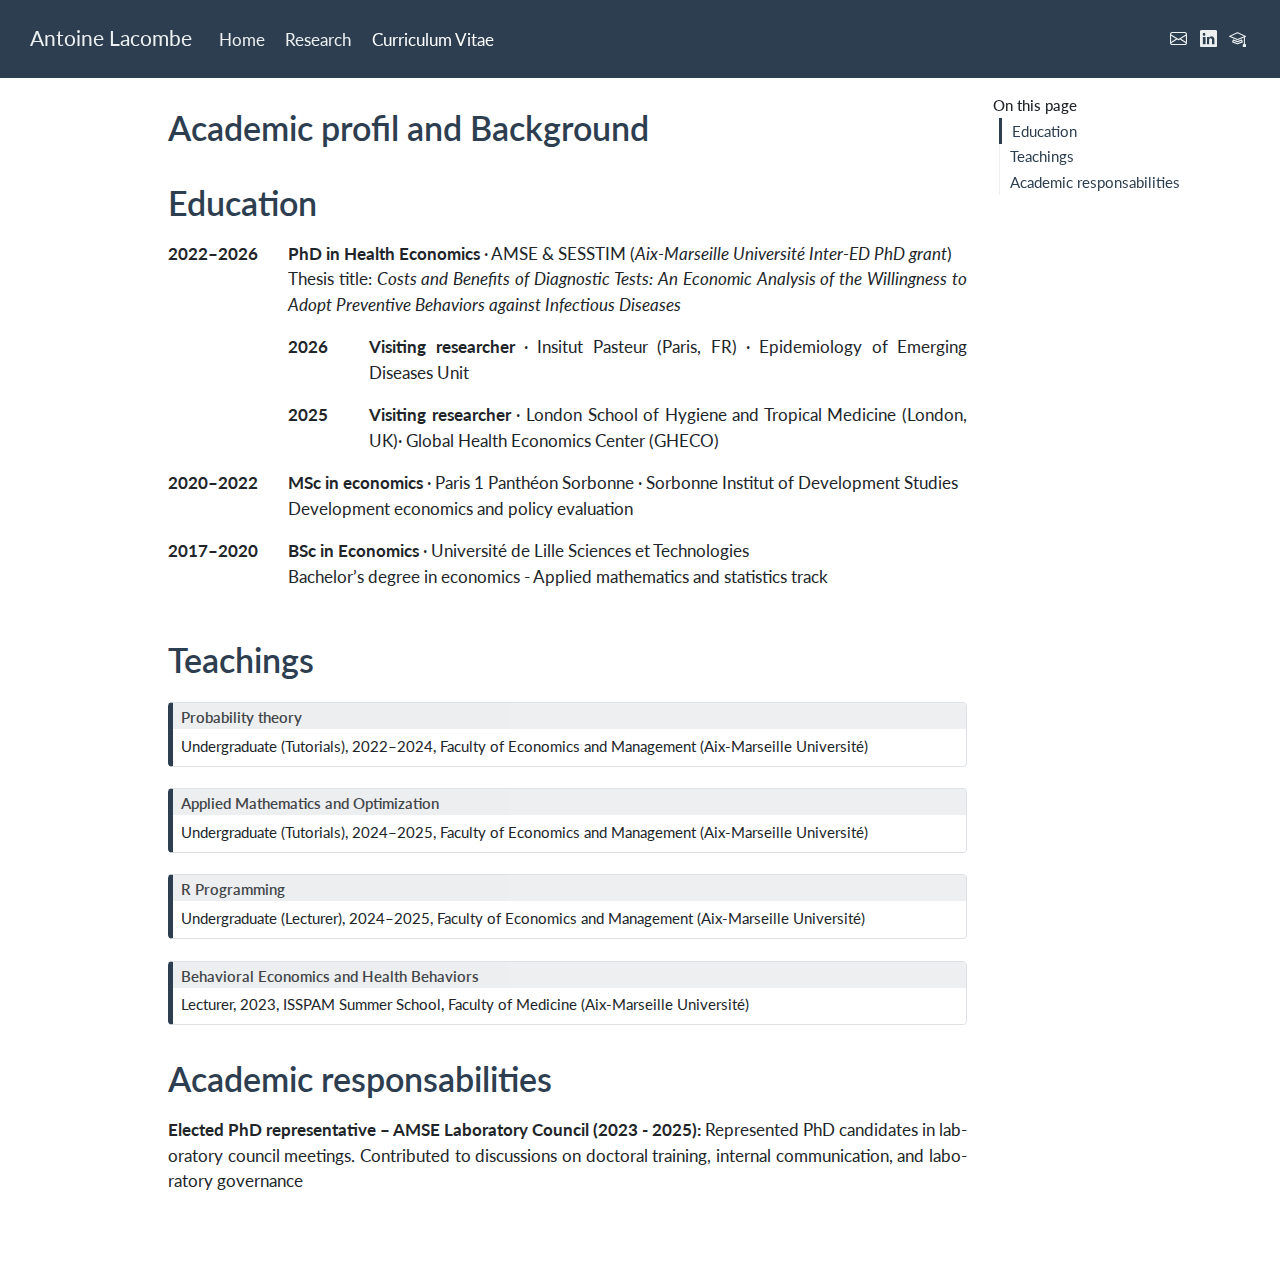
<file: teach.html>
<!DOCTYPE html>
<html xmlns="http://www.w3.org/1999/xhtml" lang="en" xml:lang="en"><head>

<meta charset="utf-8">
<meta name="generator" content="quarto-1.8.26">

<meta name="viewport" content="width=device-width, initial-scale=1.0, user-scalable=yes">


<title>Academic profil and Background – Antoine Lacombe</title>
<style>
code{white-space: pre-wrap;}
span.smallcaps{font-variant: small-caps;}
div.columns{display: flex; gap: min(4vw, 1.5em);}
div.column{flex: auto; overflow-x: auto;}
div.hanging-indent{margin-left: 1.5em; text-indent: -1.5em;}
ul.task-list{list-style: none;}
ul.task-list li input[type="checkbox"] {
  width: 0.8em;
  margin: 0 0.8em 0.2em -1em; /* quarto-specific, see https://github.com/quarto-dev/quarto-cli/issues/4556 */ 
  vertical-align: middle;
}
</style>


<script src="site_libs/quarto-nav/quarto-nav.js"></script>
<script src="site_libs/quarto-nav/headroom.min.js"></script>
<script src="site_libs/clipboard/clipboard.min.js"></script>
<script src="site_libs/quarto-html/quarto.js" type="module"></script>
<script src="site_libs/quarto-html/tabsets/tabsets.js" type="module"></script>
<script src="site_libs/quarto-html/axe/axe-check.js" type="module"></script>
<script src="site_libs/quarto-html/popper.min.js"></script>
<script src="site_libs/quarto-html/tippy.umd.min.js"></script>
<script src="site_libs/quarto-html/anchor.min.js"></script>
<link href="site_libs/quarto-html/tippy.css" rel="stylesheet">
<link href="site_libs/quarto-html/quarto-syntax-highlighting-587c61ba64f3a5504c4d52d930310e48.css" rel="stylesheet" id="quarto-text-highlighting-styles">
<script src="site_libs/bootstrap/bootstrap.min.js"></script>
<link href="site_libs/bootstrap/bootstrap-icons.css" rel="stylesheet">
<link href="site_libs/bootstrap/bootstrap-15eb782c1ac4630488d950c89690c71d.min.css" rel="stylesheet" append-hash="true" id="quarto-bootstrap" data-mode="light">
<script id="quarto-search-options" type="application/json">{
  "language": {
    "search-no-results-text": "No results",
    "search-matching-documents-text": "matching documents",
    "search-copy-link-title": "Copy link to search",
    "search-hide-matches-text": "Hide additional matches",
    "search-more-match-text": "more match in this document",
    "search-more-matches-text": "more matches in this document",
    "search-clear-button-title": "Clear",
    "search-text-placeholder": "",
    "search-detached-cancel-button-title": "Cancel",
    "search-submit-button-title": "Submit",
    "search-label": "Search"
  }
}</script>
<link rel="stylesheet" href="https://cdn.jsdelivr.net/npm/bootstrap-icons@1.11.3/font/bootstrap-icons.min.css">


<link rel="stylesheet" href="styles.css">
<link rel="canonical" href="https://antoinelacombe.github.io/teach.html">
</head>

<body class="nav-fixed quarto-light">

<div id="quarto-search-results"></div>
  <header id="quarto-header" class="headroom fixed-top">
    <nav class="navbar navbar-expand-lg " data-bs-theme="dark">
      <div class="navbar-container container-fluid">
      <div class="navbar-brand-container mx-auto">
    <a class="navbar-brand" href="./index.html">
    <span class="navbar-title">Antoine Lacombe</span>
    </a>
  </div>
          <button class="navbar-toggler" type="button" data-bs-toggle="collapse" data-bs-target="#navbarCollapse" aria-controls="navbarCollapse" role="menu" aria-expanded="false" aria-label="Toggle navigation" onclick="if (window.quartoToggleHeadroom) { window.quartoToggleHeadroom(); }">
  <span class="navbar-toggler-icon"></span>
</button>
          <div class="collapse navbar-collapse" id="navbarCollapse">
            <ul class="navbar-nav navbar-nav-scroll me-auto">
  <li class="nav-item">
    <a class="nav-link" href="./index.html"> 
<span class="menu-text">Home</span></a>
  </li>  
  <li class="nav-item">
    <a class="nav-link" href="./pub.html"> 
<span class="menu-text">Research</span></a>
  </li>  
  <li class="nav-item">
    <a class="nav-link active" href="./teach.html" aria-current="page"> 
<span class="menu-text">Curriculum Vitae</span></a>
  </li>  
</ul>
          </div> <!-- /navcollapse -->
            <div class="quarto-navbar-tools tools-wide">
    <a href="mailto:antoine.lacombe@univ-amu.fr" title="" class="quarto-navigation-tool px-1" aria-label="Contact"><i class="bi bi-envelope"></i></a>
    <a href="https://www.linkedin.com/in/antoinelacombe11235813/" title="" class="quarto-navigation-tool px-1" aria-label="LinkedIn"><i class="bi bi-linkedin"></i></a>
    <a href="https://scholar.google.fr/citations?user=2Aq9dasAAAAJ&amp;hl=en" title="" class="quarto-navigation-tool px-1" aria-label="Google Scholar"><i class="bi bi-mortarboard"></i></a>
</div>
      </div> <!-- /container-fluid -->
    </nav>
</header>
<!-- content -->
<div id="quarto-content" class="quarto-container page-columns page-rows-contents page-layout-article page-navbar">
<!-- sidebar -->
<!-- margin-sidebar -->
    <div id="quarto-margin-sidebar" class="sidebar margin-sidebar">
        <nav id="TOC" role="doc-toc" class="toc-active">
    <h2 id="toc-title">On this page</h2>
   
  <ul>
  <li><a href="#education" id="toc-education" class="nav-link active" data-scroll-target="#education">Education</a></li>
  <li><a href="#teachings" id="toc-teachings" class="nav-link" data-scroll-target="#teachings">Teachings</a></li>
  <li><a href="#academic-responsabilities" id="toc-academic-responsabilities" class="nav-link" data-scroll-target="#academic-responsabilities">Academic responsabilities</a></li>
  </ul>
</nav>
    </div>
<!-- main -->
<main class="content" id="quarto-document-content">

<header id="title-block-header" class="quarto-title-block default">
<div class="quarto-title">
<h1 class="title">Academic profil and Background</h1>
</div>



<div class="quarto-title-meta">

    
  
    
  </div>
  


</header>


<section id="education" class="level1">
<h1>Education</h1>
<div class="columns">
<div class="column" style="width:15%;">
<p><strong>2022–2026</strong></p>
</div><div class="column" style="width:85%;">
<p><strong>PhD in Health Economics</strong> · AMSE &amp; SESSTIM (<em>Aix-Marseille Université Inter-ED PhD grant</em>) <br> Thesis title: <em>Costs and Benefits of Diagnostic Tests: An Economic Analysis of the Willingness to Adopt Preventive Behaviors against Infectious Diseases</em></p>
<div class="columns">
<div class="column" style="width:12%;">
<p><strong>2026</strong></p>
</div><div class="column" style="width:88%;">
<p><strong>Visiting researcher</strong> · Insitut Pasteur (Paris, FR) · Epidemiology of Emerging Diseases Unit</p>
</div>
</div>
<div class="columns">
<div class="column" style="width:12%;">
<p><strong>2025</strong></p>
</div><div class="column" style="width:88%;">
<p><strong>Visiting researcher</strong> · London School of Hygiene and Tropical Medicine (London, UK)· Global Health Economics Center (GHECO)</p>
</div>
</div>
</div>
</div>
<div class="columns">
<div class="column" style="width:15%;">
<p><strong>2020–2022</strong></p>
</div><div class="column" style="width:85%;">
<p><strong>MSc in economics</strong> · Paris 1 Panthéon Sorbonne · Sorbonne Institut of Development Studies <br> Development economics and policy evaluation</p>
</div>
</div>
<div class="columns">
<div class="column" style="width:15%;">
<p><strong>2017–2020</strong></p>
</div><div class="column" style="width:85%;">
<p><strong>BSc in Economics</strong> · Université de Lille Sciences et Technologies <br> Bachelor’s degree in economics - Applied mathematics and statistics track</p>
</div>
</div>
</section>
<section id="teachings" class="level1">
<h1>Teachings</h1>
<div class="callout callout-style-default callout-note no-icon callout-titled" title="Probability theory">
<div class="callout-header d-flex align-content-center">
<div class="callout-icon-container">
<i class="callout-icon no-icon"></i>
</div>
<div class="callout-title-container flex-fill">
<span class="screen-reader-only">Note</span>Probability theory
</div>
</div>
<div class="callout-body-container callout-body">
<p>Undergraduate (Tutorials), 2022–2024, Faculty of Economics and Management (Aix-Marseille Université)</p>
</div>
</div>
<div class="callout callout-style-default callout-note no-icon callout-titled" title="Applied Mathematics and Optimization">
<div class="callout-header d-flex align-content-center">
<div class="callout-icon-container">
<i class="callout-icon no-icon"></i>
</div>
<div class="callout-title-container flex-fill">
<span class="screen-reader-only">Note</span>Applied Mathematics and Optimization
</div>
</div>
<div class="callout-body-container callout-body">
<p>Undergraduate (Tutorials), 2024–2025, Faculty of Economics and Management (Aix-Marseille Université)</p>
</div>
</div>
<div class="callout callout-style-default callout-note no-icon callout-titled" title="R Programming">
<div class="callout-header d-flex align-content-center">
<div class="callout-icon-container">
<i class="callout-icon no-icon"></i>
</div>
<div class="callout-title-container flex-fill">
<span class="screen-reader-only">Note</span>R Programming
</div>
</div>
<div class="callout-body-container callout-body">
<p>Undergraduate (Lecturer), 2024–2025, Faculty of Economics and Management (Aix-Marseille Université)</p>
</div>
</div>
<div class="callout callout-style-default callout-note no-icon callout-titled" title="Behavioral Economics and Health Behaviors">
<div class="callout-header d-flex align-content-center">
<div class="callout-icon-container">
<i class="callout-icon no-icon"></i>
</div>
<div class="callout-title-container flex-fill">
<span class="screen-reader-only">Note</span>Behavioral Economics and Health Behaviors
</div>
</div>
<div class="callout-body-container callout-body">
<p>Lecturer, 2023, ISSPAM Summer School, Faculty of Medicine (Aix-Marseille Université)</p>
</div>
</div>
</section>
<section id="academic-responsabilities" class="level1">
<h1>Academic responsabilities</h1>
<p><strong>Elected PhD representative – AMSE Laboratory Council (2023 - 2025):</strong> Represented PhD candidates in laboratory council meetings. Contributed to discussions on doctoral training, internal communication, and laboratory governance</p>


</section>

</main> <!-- /main -->
<script id="quarto-html-after-body" type="application/javascript">
  window.document.addEventListener("DOMContentLoaded", function (event) {
    const icon = "";
    const anchorJS = new window.AnchorJS();
    anchorJS.options = {
      placement: 'right',
      icon: icon
    };
    anchorJS.add('.anchored');
    const isCodeAnnotation = (el) => {
      for (const clz of el.classList) {
        if (clz.startsWith('code-annotation-')) {                     
          return true;
        }
      }
      return false;
    }
    const onCopySuccess = function(e) {
      // button target
      const button = e.trigger;
      // don't keep focus
      button.blur();
      // flash "checked"
      button.classList.add('code-copy-button-checked');
      var currentTitle = button.getAttribute("title");
      button.setAttribute("title", "Copied!");
      let tooltip;
      if (window.bootstrap) {
        button.setAttribute("data-bs-toggle", "tooltip");
        button.setAttribute("data-bs-placement", "left");
        button.setAttribute("data-bs-title", "Copied!");
        tooltip = new bootstrap.Tooltip(button, 
          { trigger: "manual", 
            customClass: "code-copy-button-tooltip",
            offset: [0, -8]});
        tooltip.show();    
      }
      setTimeout(function() {
        if (tooltip) {
          tooltip.hide();
          button.removeAttribute("data-bs-title");
          button.removeAttribute("data-bs-toggle");
          button.removeAttribute("data-bs-placement");
        }
        button.setAttribute("title", currentTitle);
        button.classList.remove('code-copy-button-checked');
      }, 1000);
      // clear code selection
      e.clearSelection();
    }
    const getTextToCopy = function(trigger) {
      const outerScaffold = trigger.parentElement.cloneNode(true);
      const codeEl = outerScaffold.querySelector('code');
      for (const childEl of codeEl.children) {
        if (isCodeAnnotation(childEl)) {
          childEl.remove();
        }
      }
      return codeEl.innerText;
    }
    const clipboard = new window.ClipboardJS('.code-copy-button:not([data-in-quarto-modal])', {
      text: getTextToCopy
    });
    clipboard.on('success', onCopySuccess);
    if (window.document.getElementById('quarto-embedded-source-code-modal')) {
      const clipboardModal = new window.ClipboardJS('.code-copy-button[data-in-quarto-modal]', {
        text: getTextToCopy,
        container: window.document.getElementById('quarto-embedded-source-code-modal')
      });
      clipboardModal.on('success', onCopySuccess);
    }
      var localhostRegex = new RegExp(/^(?:http|https):\/\/localhost\:?[0-9]*\//);
      var mailtoRegex = new RegExp(/^mailto:/);
        var filterRegex = new RegExp("https:\/\/antoinelacombe\.github\.io");
      var isInternal = (href) => {
          return filterRegex.test(href) || localhostRegex.test(href) || mailtoRegex.test(href);
      }
      // Inspect non-navigation links and adorn them if external
     var links = window.document.querySelectorAll('a[href]:not(.nav-link):not(.navbar-brand):not(.toc-action):not(.sidebar-link):not(.sidebar-item-toggle):not(.pagination-link):not(.no-external):not([aria-hidden]):not(.dropdown-item):not(.quarto-navigation-tool):not(.about-link)');
      for (var i=0; i<links.length; i++) {
        const link = links[i];
        if (!isInternal(link.href)) {
          // undo the damage that might have been done by quarto-nav.js in the case of
          // links that we want to consider external
          if (link.dataset.originalHref !== undefined) {
            link.href = link.dataset.originalHref;
          }
        }
      }
    function tippyHover(el, contentFn, onTriggerFn, onUntriggerFn) {
      const config = {
        allowHTML: true,
        maxWidth: 500,
        delay: 100,
        arrow: false,
        appendTo: function(el) {
            return el.parentElement;
        },
        interactive: true,
        interactiveBorder: 10,
        theme: 'quarto',
        placement: 'bottom-start',
      };
      if (contentFn) {
        config.content = contentFn;
      }
      if (onTriggerFn) {
        config.onTrigger = onTriggerFn;
      }
      if (onUntriggerFn) {
        config.onUntrigger = onUntriggerFn;
      }
      window.tippy(el, config); 
    }
    const noterefs = window.document.querySelectorAll('a[role="doc-noteref"]');
    for (var i=0; i<noterefs.length; i++) {
      const ref = noterefs[i];
      tippyHover(ref, function() {
        // use id or data attribute instead here
        let href = ref.getAttribute('data-footnote-href') || ref.getAttribute('href');
        try { href = new URL(href).hash; } catch {}
        const id = href.replace(/^#\/?/, "");
        const note = window.document.getElementById(id);
        if (note) {
          return note.innerHTML;
        } else {
          return "";
        }
      });
    }
    const xrefs = window.document.querySelectorAll('a.quarto-xref');
    const processXRef = (id, note) => {
      // Strip column container classes
      const stripColumnClz = (el) => {
        el.classList.remove("page-full", "page-columns");
        if (el.children) {
          for (const child of el.children) {
            stripColumnClz(child);
          }
        }
      }
      stripColumnClz(note)
      if (id === null || id.startsWith('sec-')) {
        // Special case sections, only their first couple elements
        const container = document.createElement("div");
        if (note.children && note.children.length > 2) {
          container.appendChild(note.children[0].cloneNode(true));
          for (let i = 1; i < note.children.length; i++) {
            const child = note.children[i];
            if (child.tagName === "P" && child.innerText === "") {
              continue;
            } else {
              container.appendChild(child.cloneNode(true));
              break;
            }
          }
          if (window.Quarto?.typesetMath) {
            window.Quarto.typesetMath(container);
          }
          return container.innerHTML
        } else {
          if (window.Quarto?.typesetMath) {
            window.Quarto.typesetMath(note);
          }
          return note.innerHTML;
        }
      } else {
        // Remove any anchor links if they are present
        const anchorLink = note.querySelector('a.anchorjs-link');
        if (anchorLink) {
          anchorLink.remove();
        }
        if (window.Quarto?.typesetMath) {
          window.Quarto.typesetMath(note);
        }
        if (note.classList.contains("callout")) {
          return note.outerHTML;
        } else {
          return note.innerHTML;
        }
      }
    }
    for (var i=0; i<xrefs.length; i++) {
      const xref = xrefs[i];
      tippyHover(xref, undefined, function(instance) {
        instance.disable();
        let url = xref.getAttribute('href');
        let hash = undefined; 
        if (url.startsWith('#')) {
          hash = url;
        } else {
          try { hash = new URL(url).hash; } catch {}
        }
        if (hash) {
          const id = hash.replace(/^#\/?/, "");
          const note = window.document.getElementById(id);
          if (note !== null) {
            try {
              const html = processXRef(id, note.cloneNode(true));
              instance.setContent(html);
            } finally {
              instance.enable();
              instance.show();
            }
          } else {
            // See if we can fetch this
            fetch(url.split('#')[0])
            .then(res => res.text())
            .then(html => {
              const parser = new DOMParser();
              const htmlDoc = parser.parseFromString(html, "text/html");
              const note = htmlDoc.getElementById(id);
              if (note !== null) {
                const html = processXRef(id, note);
                instance.setContent(html);
              } 
            }).finally(() => {
              instance.enable();
              instance.show();
            });
          }
        } else {
          // See if we can fetch a full url (with no hash to target)
          // This is a special case and we should probably do some content thinning / targeting
          fetch(url)
          .then(res => res.text())
          .then(html => {
            const parser = new DOMParser();
            const htmlDoc = parser.parseFromString(html, "text/html");
            const note = htmlDoc.querySelector('main.content');
            if (note !== null) {
              // This should only happen for chapter cross references
              // (since there is no id in the URL)
              // remove the first header
              if (note.children.length > 0 && note.children[0].tagName === "HEADER") {
                note.children[0].remove();
              }
              const html = processXRef(null, note);
              instance.setContent(html);
            } 
          }).finally(() => {
            instance.enable();
            instance.show();
          });
        }
      }, function(instance) {
      });
    }
        let selectedAnnoteEl;
        const selectorForAnnotation = ( cell, annotation) => {
          let cellAttr = 'data-code-cell="' + cell + '"';
          let lineAttr = 'data-code-annotation="' +  annotation + '"';
          const selector = 'span[' + cellAttr + '][' + lineAttr + ']';
          return selector;
        }
        const selectCodeLines = (annoteEl) => {
          const doc = window.document;
          const targetCell = annoteEl.getAttribute("data-target-cell");
          const targetAnnotation = annoteEl.getAttribute("data-target-annotation");
          const annoteSpan = window.document.querySelector(selectorForAnnotation(targetCell, targetAnnotation));
          const lines = annoteSpan.getAttribute("data-code-lines").split(",");
          const lineIds = lines.map((line) => {
            return targetCell + "-" + line;
          })
          let top = null;
          let height = null;
          let parent = null;
          if (lineIds.length > 0) {
              //compute the position of the single el (top and bottom and make a div)
              const el = window.document.getElementById(lineIds[0]);
              top = el.offsetTop;
              height = el.offsetHeight;
              parent = el.parentElement.parentElement;
            if (lineIds.length > 1) {
              const lastEl = window.document.getElementById(lineIds[lineIds.length - 1]);
              const bottom = lastEl.offsetTop + lastEl.offsetHeight;
              height = bottom - top;
            }
            if (top !== null && height !== null && parent !== null) {
              // cook up a div (if necessary) and position it 
              let div = window.document.getElementById("code-annotation-line-highlight");
              if (div === null) {
                div = window.document.createElement("div");
                div.setAttribute("id", "code-annotation-line-highlight");
                div.style.position = 'absolute';
                parent.appendChild(div);
              }
              div.style.top = top - 2 + "px";
              div.style.height = height + 4 + "px";
              div.style.left = 0;
              let gutterDiv = window.document.getElementById("code-annotation-line-highlight-gutter");
              if (gutterDiv === null) {
                gutterDiv = window.document.createElement("div");
                gutterDiv.setAttribute("id", "code-annotation-line-highlight-gutter");
                gutterDiv.style.position = 'absolute';
                const codeCell = window.document.getElementById(targetCell);
                const gutter = codeCell.querySelector('.code-annotation-gutter');
                gutter.appendChild(gutterDiv);
              }
              gutterDiv.style.top = top - 2 + "px";
              gutterDiv.style.height = height + 4 + "px";
            }
            selectedAnnoteEl = annoteEl;
          }
        };
        const unselectCodeLines = () => {
          const elementsIds = ["code-annotation-line-highlight", "code-annotation-line-highlight-gutter"];
          elementsIds.forEach((elId) => {
            const div = window.document.getElementById(elId);
            if (div) {
              div.remove();
            }
          });
          selectedAnnoteEl = undefined;
        };
          // Handle positioning of the toggle
      window.addEventListener(
        "resize",
        throttle(() => {
          elRect = undefined;
          if (selectedAnnoteEl) {
            selectCodeLines(selectedAnnoteEl);
          }
        }, 10)
      );
      function throttle(fn, ms) {
      let throttle = false;
      let timer;
        return (...args) => {
          if(!throttle) { // first call gets through
              fn.apply(this, args);
              throttle = true;
          } else { // all the others get throttled
              if(timer) clearTimeout(timer); // cancel #2
              timer = setTimeout(() => {
                fn.apply(this, args);
                timer = throttle = false;
              }, ms);
          }
        };
      }
        // Attach click handler to the DT
        const annoteDls = window.document.querySelectorAll('dt[data-target-cell]');
        for (const annoteDlNode of annoteDls) {
          annoteDlNode.addEventListener('click', (event) => {
            const clickedEl = event.target;
            if (clickedEl !== selectedAnnoteEl) {
              unselectCodeLines();
              const activeEl = window.document.querySelector('dt[data-target-cell].code-annotation-active');
              if (activeEl) {
                activeEl.classList.remove('code-annotation-active');
              }
              selectCodeLines(clickedEl);
              clickedEl.classList.add('code-annotation-active');
            } else {
              // Unselect the line
              unselectCodeLines();
              clickedEl.classList.remove('code-annotation-active');
            }
          });
        }
    const findCites = (el) => {
      const parentEl = el.parentElement;
      if (parentEl) {
        const cites = parentEl.dataset.cites;
        if (cites) {
          return {
            el,
            cites: cites.split(' ')
          };
        } else {
          return findCites(el.parentElement)
        }
      } else {
        return undefined;
      }
    };
    var bibliorefs = window.document.querySelectorAll('a[role="doc-biblioref"]');
    for (var i=0; i<bibliorefs.length; i++) {
      const ref = bibliorefs[i];
      const citeInfo = findCites(ref);
      if (citeInfo) {
        tippyHover(citeInfo.el, function() {
          var popup = window.document.createElement('div');
          citeInfo.cites.forEach(function(cite) {
            var citeDiv = window.document.createElement('div');
            citeDiv.classList.add('hanging-indent');
            citeDiv.classList.add('csl-entry');
            var biblioDiv = window.document.getElementById('ref-' + cite);
            if (biblioDiv) {
              citeDiv.innerHTML = biblioDiv.innerHTML;
            }
            popup.appendChild(citeDiv);
          });
          return popup.innerHTML;
        });
      }
    }
  });
  </script>
</div> <!-- /content -->




</body></html>
</file>
<file: site_libs/quarto-html/tippy.css>
.tippy-box[data-animation=fade][data-state=hidden]{opacity:0}[data-tippy-root]{max-width:calc(100vw - 10px)}.tippy-box{position:relative;background-color:#333;color:#fff;border-radius:4px;font-size:14px;line-height:1.4;white-space:normal;outline:0;transition-property:transform,visibility,opacity}.tippy-box[data-placement^=top]>.tippy-arrow{bottom:0}.tippy-box[data-placement^=top]>.tippy-arrow:before{bottom:-7px;left:0;border-width:8px 8px 0;border-top-color:initial;transform-origin:center top}.tippy-box[data-placement^=bottom]>.tippy-arrow{top:0}.tippy-box[data-placement^=bottom]>.tippy-arrow:before{top:-7px;left:0;border-width:0 8px 8px;border-bottom-color:initial;transform-origin:center bottom}.tippy-box[data-placement^=left]>.tippy-arrow{right:0}.tippy-box[data-placement^=left]>.tippy-arrow:before{border-width:8px 0 8px 8px;border-left-color:initial;right:-7px;transform-origin:center left}.tippy-box[data-placement^=right]>.tippy-arrow{left:0}.tippy-box[data-placement^=right]>.tippy-arrow:before{left:-7px;border-width:8px 8px 8px 0;border-right-color:initial;transform-origin:center right}.tippy-box[data-inertia][data-state=visible]{transition-timing-function:cubic-bezier(.54,1.5,.38,1.11)}.tippy-arrow{width:16px;height:16px;color:#333}.tippy-arrow:before{content:"";position:absolute;border-color:transparent;border-style:solid}.tippy-content{position:relative;padding:5px 9px;z-index:1}
</file>
<file: site_libs/quarto-html/quarto-syntax-highlighting-587c61ba64f3a5504c4d52d930310e48.css>
/* quarto syntax highlight colors */
:root {
  --quarto-hl-ot-color: #003B4F;
  --quarto-hl-at-color: #657422;
  --quarto-hl-ss-color: #20794D;
  --quarto-hl-an-color: #5E5E5E;
  --quarto-hl-fu-color: #4758AB;
  --quarto-hl-st-color: #20794D;
  --quarto-hl-cf-color: #003B4F;
  --quarto-hl-op-color: #5E5E5E;
  --quarto-hl-er-color: #AD0000;
  --quarto-hl-bn-color: #AD0000;
  --quarto-hl-al-color: #AD0000;
  --quarto-hl-va-color: #111111;
  --quarto-hl-bu-color: inherit;
  --quarto-hl-ex-color: inherit;
  --quarto-hl-pp-color: #AD0000;
  --quarto-hl-in-color: #5E5E5E;
  --quarto-hl-vs-color: #20794D;
  --quarto-hl-wa-color: #5E5E5E;
  --quarto-hl-do-color: #5E5E5E;
  --quarto-hl-im-color: #00769E;
  --quarto-hl-ch-color: #20794D;
  --quarto-hl-dt-color: #AD0000;
  --quarto-hl-fl-color: #AD0000;
  --quarto-hl-co-color: #5E5E5E;
  --quarto-hl-cv-color: #5E5E5E;
  --quarto-hl-cn-color: #8f5902;
  --quarto-hl-sc-color: #5E5E5E;
  --quarto-hl-dv-color: #AD0000;
  --quarto-hl-kw-color: #003B4F;
}

/* other quarto variables */
:root {
  --quarto-font-monospace: SFMono-Regular, Menlo, Monaco, Consolas, "Liberation Mono", "Courier New", monospace;
}

/* syntax highlight based on Pandoc's rules */
pre > code.sourceCode > span {
  color: #003B4F;
}

code.sourceCode > span {
  color: #003B4F;
}

div.sourceCode,
div.sourceCode pre.sourceCode {
  color: #003B4F;
}

/* Normal */
code span {
  color: #003B4F;
}

/* Alert */
code span.al {
  color: #AD0000;
  font-style: inherit;
}

/* Annotation */
code span.an {
  color: #5E5E5E;
  font-style: inherit;
}

/* Attribute */
code span.at {
  color: #657422;
  font-style: inherit;
}

/* BaseN */
code span.bn {
  color: #AD0000;
  font-style: inherit;
}

/* BuiltIn */
code span.bu {
  font-style: inherit;
}

/* ControlFlow */
code span.cf {
  color: #003B4F;
  font-weight: bold;
  font-style: inherit;
}

/* Char */
code span.ch {
  color: #20794D;
  font-style: inherit;
}

/* Constant */
code span.cn {
  color: #8f5902;
  font-style: inherit;
}

/* Comment */
code span.co {
  color: #5E5E5E;
  font-style: inherit;
}

/* CommentVar */
code span.cv {
  color: #5E5E5E;
  font-style: italic;
}

/* Documentation */
code span.do {
  color: #5E5E5E;
  font-style: italic;
}

/* DataType */
code span.dt {
  color: #AD0000;
  font-style: inherit;
}

/* DecVal */
code span.dv {
  color: #AD0000;
  font-style: inherit;
}

/* Error */
code span.er {
  color: #AD0000;
  font-style: inherit;
}

/* Extension */
code span.ex {
  font-style: inherit;
}

/* Float */
code span.fl {
  color: #AD0000;
  font-style: inherit;
}

/* Function */
code span.fu {
  color: #4758AB;
  font-style: inherit;
}

/* Import */
code span.im {
  color: #00769E;
  font-style: inherit;
}

/* Information */
code span.in {
  color: #5E5E5E;
  font-style: inherit;
}

/* Keyword */
code span.kw {
  color: #003B4F;
  font-weight: bold;
  font-style: inherit;
}

/* Operator */
code span.op {
  color: #5E5E5E;
  font-style: inherit;
}

/* Other */
code span.ot {
  color: #003B4F;
  font-style: inherit;
}

/* Preprocessor */
code span.pp {
  color: #AD0000;
  font-style: inherit;
}

/* SpecialChar */
code span.sc {
  color: #5E5E5E;
  font-style: inherit;
}

/* SpecialString */
code span.ss {
  color: #20794D;
  font-style: inherit;
}

/* String */
code span.st {
  color: #20794D;
  font-style: inherit;
}

/* Variable */
code span.va {
  color: #111111;
  font-style: inherit;
}

/* VerbatimString */
code span.vs {
  color: #20794D;
  font-style: inherit;
}

/* Warning */
code span.wa {
  color: #5E5E5E;
  font-style: italic;
}

.prevent-inlining {
  content: "</";
}

/*# sourceMappingURL=2dce1cc6c82594539e1579de68416b47.css.map */
</file>
<file: styles.css>
.contact-buttons{
  display:flex;
  justify-content:center;
  gap:10px;
  flex-wrap:wrap;
  margin: 10px 0 0 0;
}

.contact-buttons .btn{
  display:inline-flex;
  align-items:center;
  gap:8px;
}


.intro-justify p{
  text-align: justify;
  text-justify: inter-word;
  hyphens: auto;
}

/* Justify paragraphs in the main page content */
#quarto-document-content p{
  text-align: justify;
  text-justify: inter-word;
  hyphens: auto;
}

/* Optional: don't justify buttons/nav/headers/lists */
#quarto-document-content li,
#quarto-document-content h1,
#quarto-document-content h2,
#quarto-document-content h3,
#quarto-document-content h4{
  text-align: left;
}

/* colors */

/* --- Links same color as navbar (#2C3E50) --- */
#quarto-document-content a{
  color: #2C3E50;
  text-decoration-thickness: 1px;
  text-underline-offset: 2px;
}

/* Optional: keep visited links consistent */
#quarto-document-content a:visited{
  color: #2C3E50;
}

#quarto-document-content h1,
#quarto-document-content h2,
#quarto-document-content h3,
#quarto-document-content h4{
  color: #2C3E50;
}

/* --- TOC styling (match #2C3E50) --- */
/* ===== Force TOC colors (kill the green) ===== */

/* Scope to the margin/sidebar TOC (Quarto) */
#quarto-margin-sidebar nav#TOC,
#quarto-margin-sidebar nav[role="doc-toc"],
.sidebar nav[role="doc-toc"]{
  --bs-link-color: #2C3E50 !important;
  --bs-link-hover-color: #1f2d3a !important;
  --bs-primary: #2C3E50 !important;   /* this usually controls the "active" accent */
}

/* Regular TOC links */
#quarto-margin-sidebar nav#TOC a,
#quarto-margin-sidebar nav[role="doc-toc"] a{
  color: #2C3E50 !important;
  text-decoration: none !important;
}

/* Hover */
#quarto-margin-sidebar nav#TOC a:hover,
#quarto-margin-sidebar nav[role="doc-toc"] a:hover{
  color: #1f2d3a !important;
  text-decoration: underline !important;
  text-underline-offset: 3px;
}

/* Active item (the green culprit) */
#quarto-margin-sidebar nav#TOC .toc-active > a,
#quarto-margin-sidebar nav[role="doc-toc"] .toc-active > a{
  color: #2C3E50 !important;
  font-weight: 600 !important;
  background: transparent !important;     /* removes any green fill */
  border-left: 3px solid #2C3E50 !important;
  padding-left: .6rem !important;
}

/* If your theme uses an "active" class directly */
#quarto-margin-sidebar nav#TOC a.active,
#quarto-margin-sidebar nav[role="doc-toc"] a.active{
  color: #2C3E50 !important;
  background: transparent !important;
}

/* ===== Buttons: readable hover/active (match #2C3E50) ===== */

/* Outline primary: default */
.btn-outline-primary{
  color: #2C3E50 !important;
  border-color: #2C3E50 !important;
}

/* Outline primary: hover + active + focus => dark background, WHITE text */
.btn-outline-primary:hover,
.btn-outline-primary:active,
.btn-outline-primary:focus{
  background-color: #2C3E50 !important;
  border-color: #2C3E50 !important;
  color: #ffffff !important;
}

/* Some themes put the active state on "show > .btn-outline-primary.dropdown-toggle" */
.show > .btn-outline-primary.dropdown-toggle{
  background-color: #2C3E50 !important;
  border-color: #2C3E50 !important;
  color: #ffffff !important;
}

/* Ensure icons inside buttons also turn white */
.btn-outline-primary:hover *,
.btn-outline-primary:active *,
.btn-outline-primary:focus *{
  color: #ffffff !important;
}

/* Optional: nicer focus ring */
.btn:focus{
  box-shadow: 0 0 0 .2rem rgba(44, 62, 80, 0.25) !important;
}

/* ===== TOC: kill the green "you are here" bar ===== */

/* Cover the common Quarto TOC containers */
#quarto-margin-sidebar nav[role="doc-toc"] a.active,
#quarto-margin-sidebar nav[role="doc-toc"] .toc-active > a,
#quarto-margin-sidebar nav#TOC a.active,
#quarto-margin-sidebar nav#TOC .toc-active > a{
  color: #2C3E50 !important;
  background: transparent !important;
  border-left: 3px solid #2C3E50 !important;          /* our bar */
  box-shadow: none !important;                         /* remove theme bar */
}

/* Some themes draw the bar with an inset shadow */
#quarto-margin-sidebar nav[role="doc-toc"] a.active,
#quarto-margin-sidebar nav[role="doc-toc"] .toc-active > a{
  box-shadow: inset 3px 0 0 #2C3E50 !important;        /* override if used */
}

/* Some themes draw the bar with a pseudo-element */
#quarto-margin-sidebar nav[role="doc-toc"] a.active::before,
#quarto-margin-sidebar nav[role="doc-toc"] .toc-active > a::before,
#quarto-margin-sidebar nav#TOC a.active::before,
#quarto-margin-sidebar nav#TOC .toc-active > a::before{
  background-color: #2C3E50 !important;
}

/* Ensure navbar content sits above the overlay */
.navbar .container,
.navbar .navbar-collapse {
  position: relative;
  z-index: 1;
}


.quote,
.quote p,
.quote blockquote {
  text-align: center !important;
}

.quote {
  margin: 3rem auto 2rem;
  max-width: 760px;

  font-style: italic;
  font-size: 0.95rem;
  line-height: 1.6;
  color: rgba(0,0,0,.65);
}

.quote p {
  margin: 0.25rem 0;
}

.btn i.bi {
  margin-right: 0.4rem;
  vertical-align: -0.1em;
}


/* keywords */
.tag-cloud{
  display: flex;
  flex-wrap: wrap;
  max-width: 900px;
  margin: 1.5rem 0 2rem;
  line-height: 2rem; 

.tag-cloud .tag{
  margin-right: 0.35rem;  
  margin-bottom: 0.9rem;   
}


.tag {
  font-size: 0.85rem;
  padding: 0.22rem 0.6rem;     
  border-radius: 999px;
  background: rgba(44, 62, 80, 0.08);
  color: #2C3E50;
  font-weight: 400;            
  line-height: 1.4;           
  white-space: nowrap;

  transition: transform 0.15s ease, background-color 0.15s ease;
}

.tag:hover{
  transform: translateY(-1px);
  background: rgba(44, 62, 80, 0.15);
}
</file>
